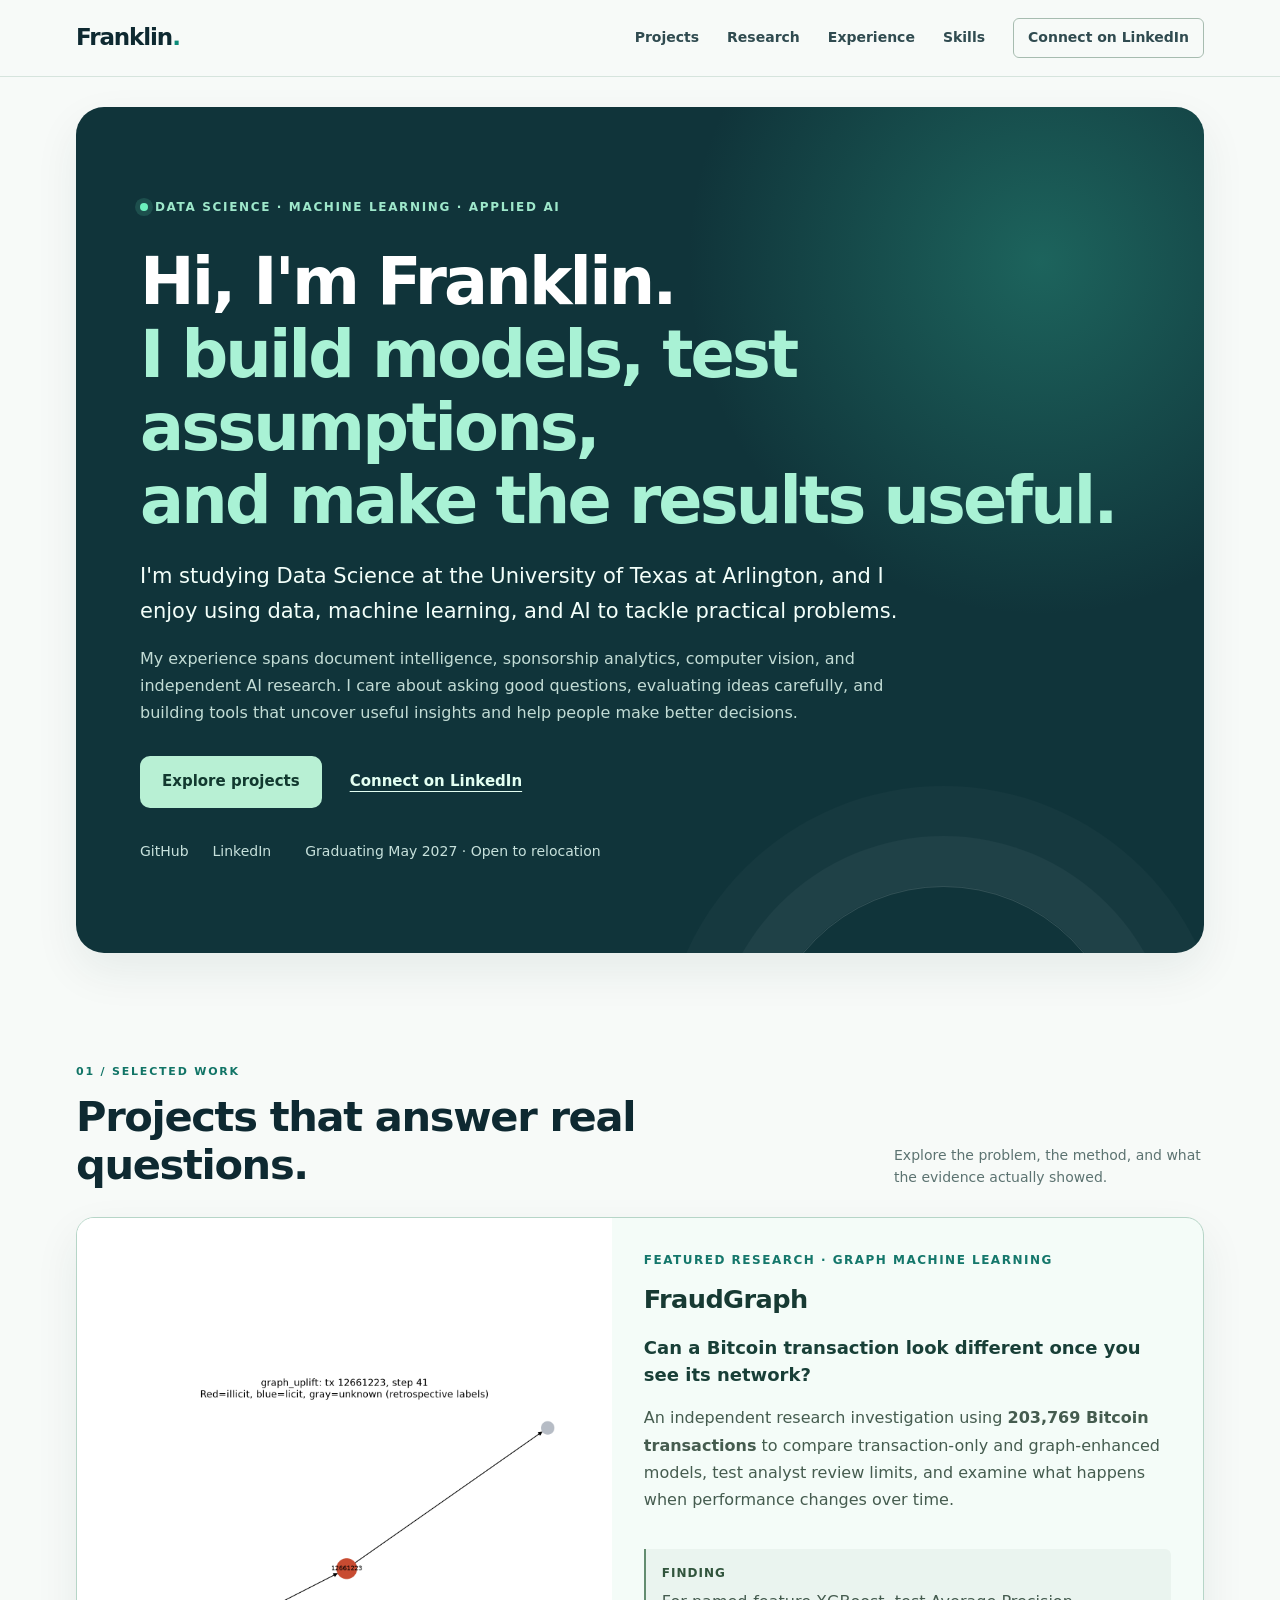
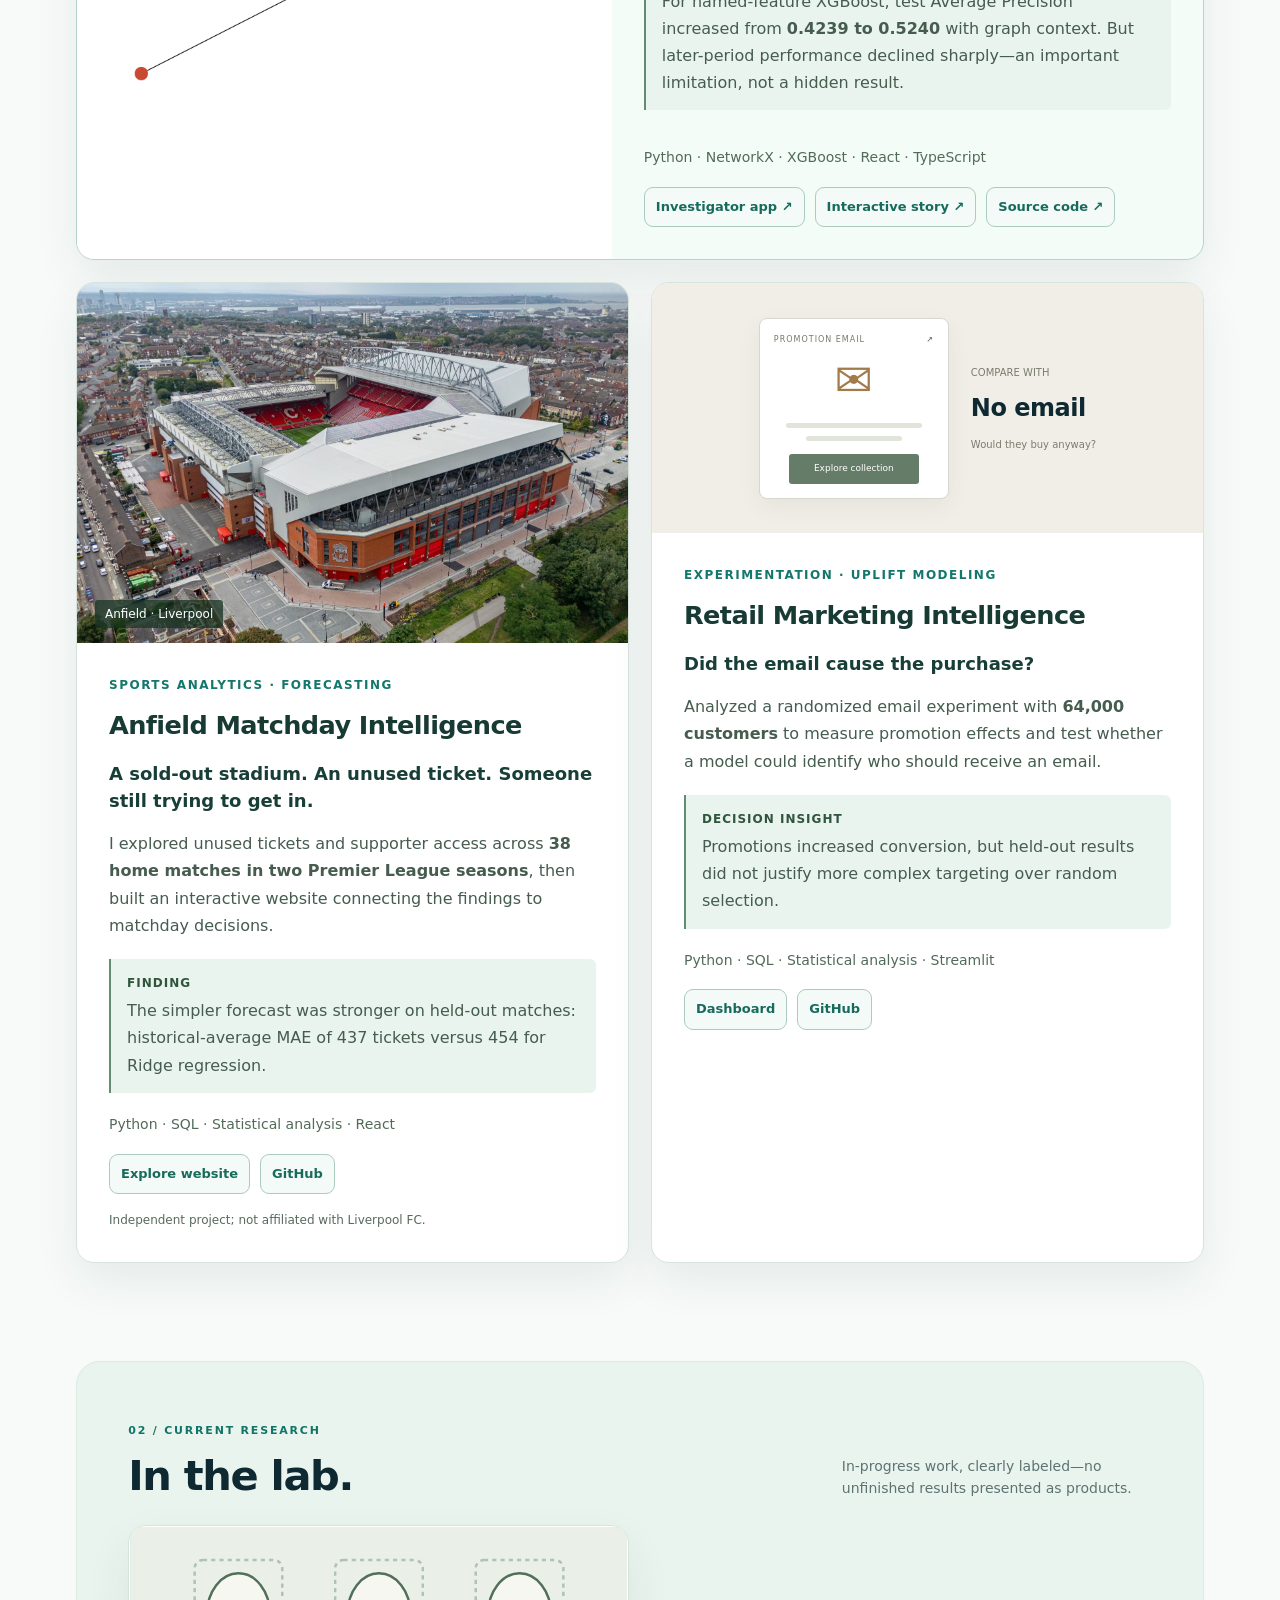
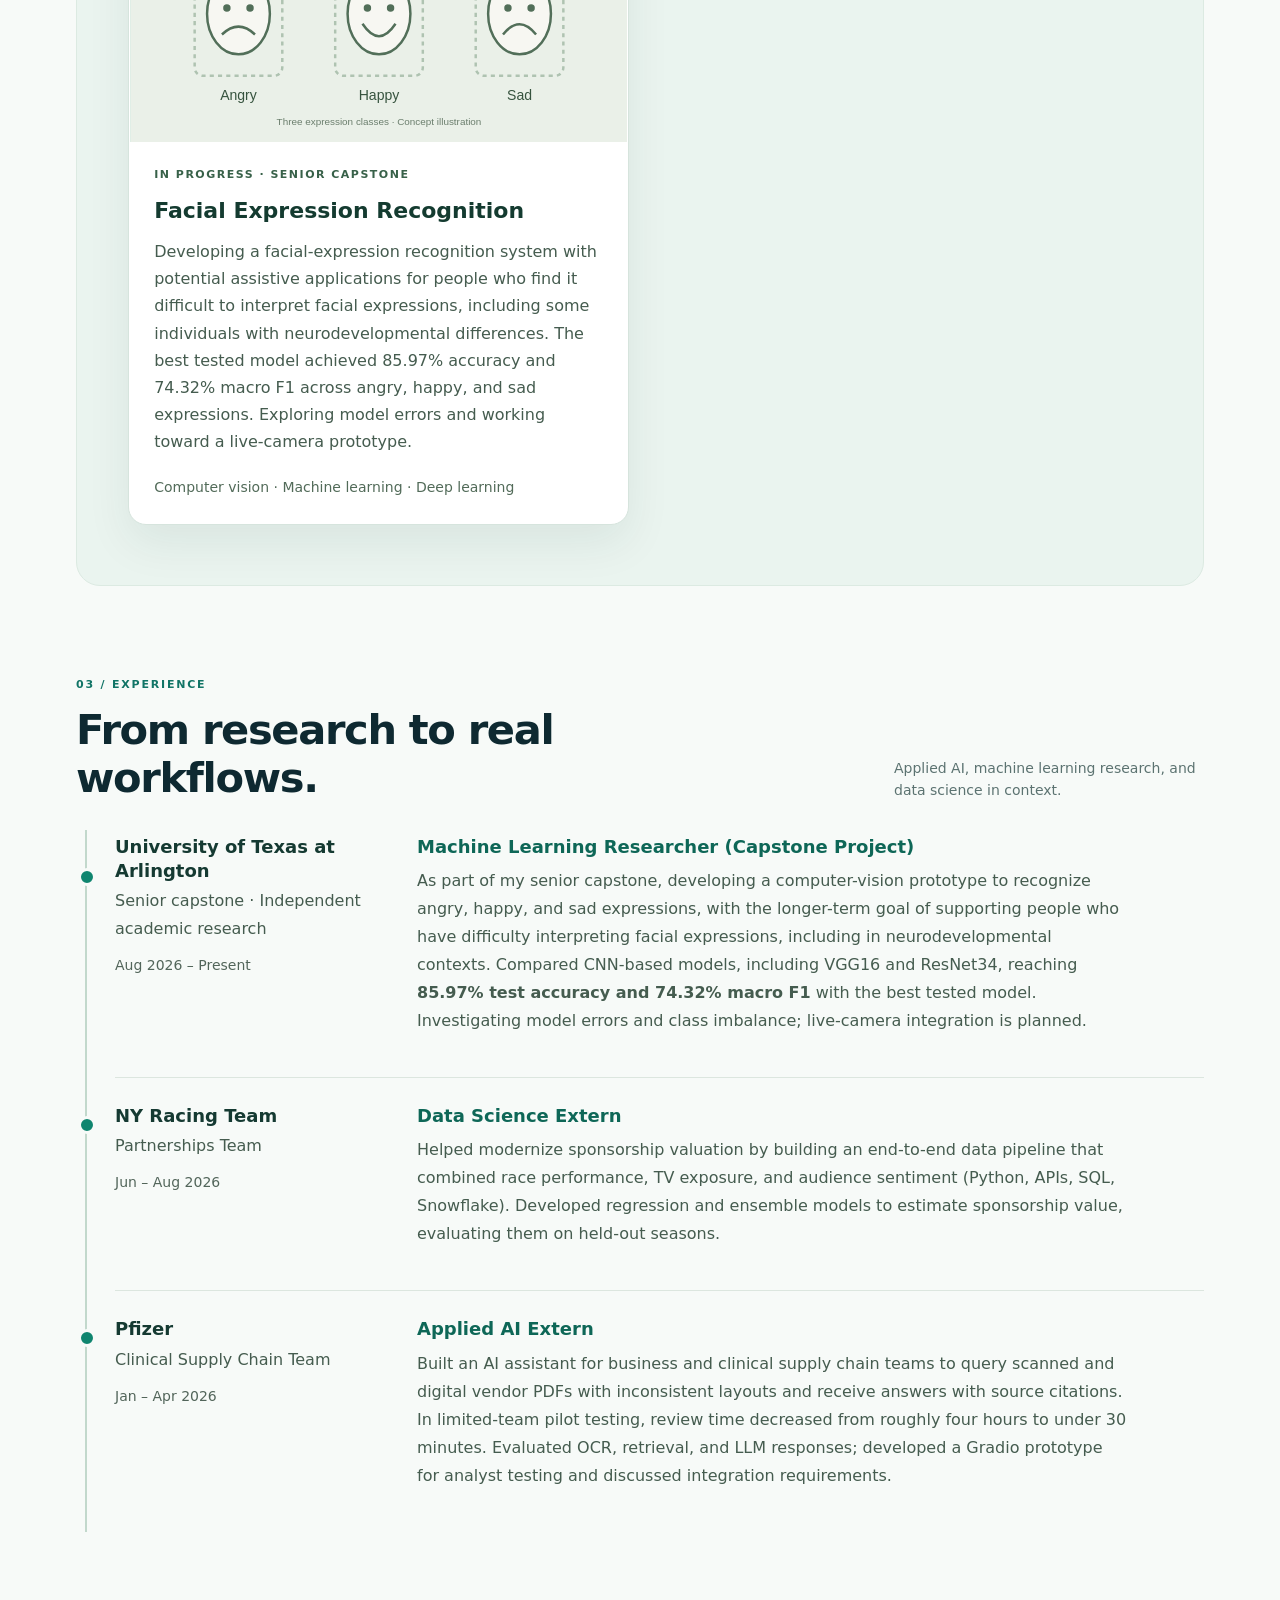
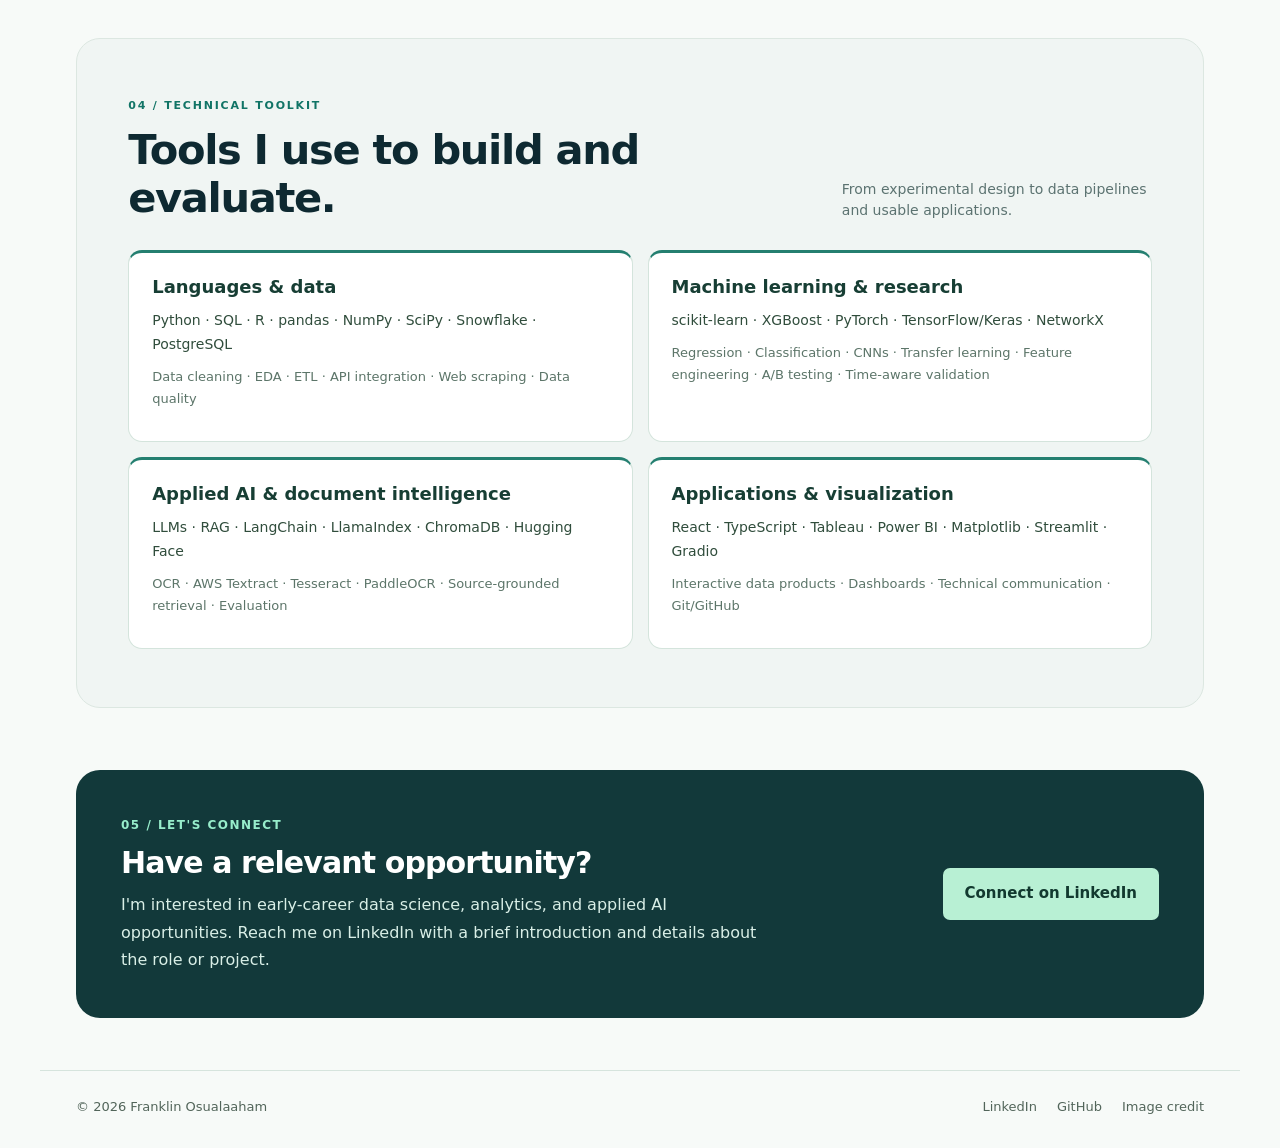
<file: index.html>
<!doctype html>
<html lang="en"><head><meta charset="utf-8"><meta name="viewport" content="width=device-width,initial-scale=1"><title>Franklin Osualaaham | Data Science & Applied AI</title><meta name="description" content="Franklin Osualaaham, senior Data Science student at the University of Texas at Arlington. Projects in applied AI, machine learning, and analytics."><meta name="theme-color" content="#edf4f0"><link rel="stylesheet" href="styles.css"><link rel="icon" href="assets/favicon.svg"></head>
<body><a class="skip" href="#main">Skip to content</a><header><div class="wrap nav"><a class="brand" href="#">Franklin<span>.</span></a><nav aria-label="Main navigation"><a href="#projects">Projects</a><a href="#research">Research</a><a href="#experience">Experience</a><a href="#tools">Skills</a><a href="https://www.linkedin.com/in/franklinmo/" target="_blank" rel="noopener noreferrer">Connect on LinkedIn</a></nav></div></header>
<main id="main" class="wrap"><section class="hero"><div class="eyebrow"><span class="hero-indicator" aria-hidden="true"></span> DATA SCIENCE · MACHINE LEARNING · APPLIED AI</div><h1>Hi, I'm Franklin.<br><span>I build models, test assumptions,<br class="desktop-break"> and make the results useful.</span></h1><p class="intro">I'm studying Data Science at the <strong>University of Texas at Arlington</strong>, and I enjoy using data, machine learning, and AI to tackle practical problems.</p><p class="bio">My experience spans document intelligence, sponsorship analytics, computer vision, and independent AI research. I care about asking good questions, evaluating ideas carefully, and building tools that uncover useful insights and help people make better decisions.</p><div class="actions"><a class="button" href="#projects">Explore projects</a><a class="plain" href="https://www.linkedin.com/in/franklinmo/" target="_blank" rel="noopener noreferrer">Connect on LinkedIn</a></div><div class="social"><a href="https://github.com/Thizisfranklin" target="_blank" rel="noopener noreferrer">GitHub</a><a href="https://www.linkedin.com/in/franklinmo/" target="_blank" rel="noopener noreferrer">LinkedIn</a><span>Graduating May 2027 · Open to relocation</span></div></section>
<section id="projects"><div class="section-head"><div><div class="section-kicker">01 / SELECTED WORK</div><h2>Projects that answer real questions.</h2></div><span>Explore the problem, the method, and what the evidence actually showed.</span></div><div class="projects">
<article class="card featured fraud-featured"><div class="visual fraud-photo"><img src="assets/fraudgraph.png" alt="Actual FraudGraph analysis showing a Bitcoin transaction and its neighboring network" style="width:100%;height:100%;object-fit:contain;background:#fff"></div><div class="card-content"><div class="label">FEATURED RESEARCH · GRAPH MACHINE LEARNING</div><h3>FraudGraph</h3><p class="question">Can a Bitcoin transaction look different once you see its network?</p><p>An independent research investigation using <strong>203,769 Bitcoin transactions</strong> to compare transaction-only and graph-enhanced models, test analyst review limits, and examine what happens when performance changes over time.</p><p class="finding"><b>Finding</b> For named-feature XGBoost, test Average Precision increased from <strong>0.4239 to 0.5240</strong> with graph context. But later-period performance declined sharply—an important limitation, not a hidden result.</p><div class="tags">Python · NetworkX · XGBoost · React · TypeScript</div><div class="links"><a href="https://thizisfranklin.github.io/FraudGraph/investigator/" target="_blank" rel="noopener noreferrer">Investigator app ↗</a><a href="https://thizisfranklin.github.io/FraudGraph/" target="_blank" rel="noopener noreferrer">Interactive story ↗</a><a href="https://github.com/Thizisfranklin/FraudGraph" target="_blank" rel="noopener noreferrer">Source code ↗</a></div></div></article>
<article class="card"><figure><img src="assets/anfield.jpg" alt="Aerial photograph of Anfield stadium in Liverpool" width="1920" height="1280"><figcaption>Anfield · Liverpool</figcaption></figure><div class="card-content"><div class="label">SPORTS ANALYTICS · FORECASTING</div><h3>Anfield Matchday Intelligence</h3><p class="question">A sold-out stadium. An unused ticket. Someone still trying to get in.</p><p>I explored unused tickets and supporter access across <strong>38 home matches in two Premier League seasons</strong>, then built an interactive website connecting the findings to matchday decisions.</p><p class="finding"><b>Finding</b> The simpler forecast was stronger on held-out matches: historical-average MAE of 437 tickets versus 454 for Ridge regression.</p><div class="tags">Python · SQL · Statistical analysis · React</div><div class="links"><a href="https://thizisfranklin.github.io/Anfield-Stadium-Ticket-Value-Revenue/" target="_blank" rel="noopener noreferrer">Explore website</a><a href="https://github.com/Thizisfranklin/Anfield-Stadium-Ticket-Value-Revenue" target="_blank" rel="noopener noreferrer">GitHub</a></div><small>Independent project; not affiliated with Liverpool FC.</small></div></article>
<article class="card"><div class="visual email" role="img" aria-label="Illustration of a promotional email and a no-email comparison group"><div class="mail"><span class="mail-top">PROMOTION EMAIL <b>↗</b></span><div class="mail-envelope">✉</div><span class="mail-line"></span><span class="mail-line short"></span><span class="mail-button">Explore collection</span></div><div class="control"><span>COMPARE WITH</span><strong>No email</strong><span>Would they buy anyway?</span></div></div><div class="card-content"><div class="label">EXPERIMENTATION · UPLIFT MODELING</div><h3>Retail Marketing Intelligence</h3><p class="question">Did the email cause the purchase?</p><p>Analyzed a randomized email experiment with <strong>64,000 customers</strong> to measure promotion effects and test whether a model could identify who should receive an email.</p><p class="finding"><b>Decision insight</b> Promotions increased conversion, but held-out results did not justify more complex targeting over random selection.</p><div class="tags">Python · SQL · Statistical analysis · Streamlit</div><div class="links"><a href="https://retail-promotion-targeting-uplift-modeling-jdjd8epuvzztn6kxjpe.streamlit.app/" target="_blank" rel="noopener noreferrer">Dashboard</a><a href="https://github.com/Thizisfranklin/Retail-Promotion-Targeting-Uplift-Modeling" target="_blank" rel="noopener noreferrer">GitHub</a></div></div></article></div>
</section>
<section id="research" class="section-research"><div class="section-head research-head"><div><div class="section-kicker">02 / CURRENT RESEARCH</div><h2>In the lab.</h2></div><span>In-progress work, clearly labeled—no unfinished results presented as products.</span></div><div class="ongoing"><article><img class="ongoing-image" src="assets/facial-expression.svg" alt="Concept illustration of facial expression recognition"><div class="status">IN PROGRESS · SENIOR CAPSTONE</div><h3>Facial Expression Recognition</h3><p>Developing a facial-expression recognition system with potential assistive applications for people who find it difficult to interpret facial expressions, including some individuals with neurodevelopmental differences. The best tested model achieved 85.97% accuracy and 74.32% macro F1 across angry, happy, and sad expressions. Exploring model errors and working toward a live-camera prototype.</p><div class="tags">Computer vision · Machine learning · Deep learning</div></article></div></section>
<section id="experience"><div class="section-head"><div><div class="section-kicker">03 / EXPERIENCE</div><h2>From research to real workflows.</h2></div><span>Applied AI, machine learning research, and data science in context.</span></div><div class="experience"><article><div class="exp-title"><h3>University of Texas at Arlington</h3><p>Senior capstone · Independent academic research</p><span>Aug 2026 – Present</span></div><div><h4>Machine Learning Researcher (Capstone Project)</h4><p>As part of my senior capstone, developing a computer-vision prototype to recognize angry, happy, and sad expressions, with the longer-term goal of supporting people who have difficulty interpreting facial expressions, including in neurodevelopmental contexts. Compared CNN-based models, including VGG16 and ResNet34, reaching <strong>85.97% test accuracy and 74.32% macro F1</strong> with the best tested model. Investigating model errors and class imbalance; live-camera integration is planned.</p></div></article><article><div class="exp-title"><h3>NY Racing Team</h3><p>Partnerships Team</p><span>Jun – Aug 2026</span></div><div><h4>Data Science Extern</h4><p>Helped modernize sponsorship valuation by building an end-to-end data pipeline that combined race performance, TV exposure, and audience sentiment (Python, APIs, SQL, Snowflake). Developed regression and ensemble models to estimate sponsorship value, evaluating them on held-out seasons.</p></div></article><article><div class="exp-title"><h3>Pfizer</h3><p>Clinical Supply Chain Team</p><span>Jan – Apr 2026</span></div><div><h4>Applied AI Extern</h4><p>Built an AI assistant for business and clinical supply chain teams to query scanned and digital vendor PDFs with inconsistent layouts and receive answers with source citations. In limited-team pilot testing, review time decreased from roughly four hours to under 30 minutes. Evaluated OCR, retrieval, and LLM responses; developed a Gradio prototype for analyst testing and discussed integration requirements.</p></div></article></div></section>
<section id="tools"><div class="section-head"><div><div class="section-kicker">04 / TECHNICAL TOOLKIT</div><h2>Tools I use to build and evaluate.</h2></div><span>From experimental design to data pipelines and usable applications.</span></div><div class="tools">
<div><h3>Languages &amp; data</h3><p>Python · SQL · R · pandas · NumPy · SciPy · Snowflake · PostgreSQL</p><p class="skill-methods">Data cleaning · EDA · ETL · API integration · Web scraping · Data quality</p></div>
<div><h3>Machine learning &amp; research</h3><p>scikit-learn · XGBoost · PyTorch · TensorFlow/Keras · NetworkX</p><p class="skill-methods">Regression · Classification · CNNs · Transfer learning · Feature engineering · A/B testing · Time-aware validation</p></div>
<div><h3>Applied AI &amp; document intelligence</h3><p>LLMs · RAG · LangChain · LlamaIndex · ChromaDB · Hugging Face</p><p class="skill-methods">OCR · AWS Textract · Tesseract · PaddleOCR · Source-grounded retrieval · Evaluation</p></div>
<div><h3>Applications &amp; visualization</h3><p>React · TypeScript · Tableau · Power BI · Matplotlib · Streamlit · Gradio</p><p class="skill-methods">Interactive data products · Dashboards · Technical communication · Git/GitHub</p></div>
</div></section>
<section id="contact" class="contact"><div><div class="eyebrow">05 / LET'S CONNECT</div><h2>Have a relevant opportunity?</h2><p>I'm interested in early-career data science, analytics, and applied AI opportunities. Reach me on LinkedIn with a brief introduction and details about the role or project.</p></div><a class="button" href="https://www.linkedin.com/in/franklinmo/" target="_blank" rel="noopener noreferrer">Connect on LinkedIn</a></section></main>
<footer class="wrap"><span>© 2026 Franklin Osualaaham</span><div><a href="https://www.linkedin.com/in/franklinmo/" target="_blank" rel="noopener noreferrer">LinkedIn</a><a href="https://github.com/Thizisfranklin" target="_blank" rel="noopener noreferrer">GitHub</a><a href="credits.html">Image credit</a></div></footer></body></html>
</file>
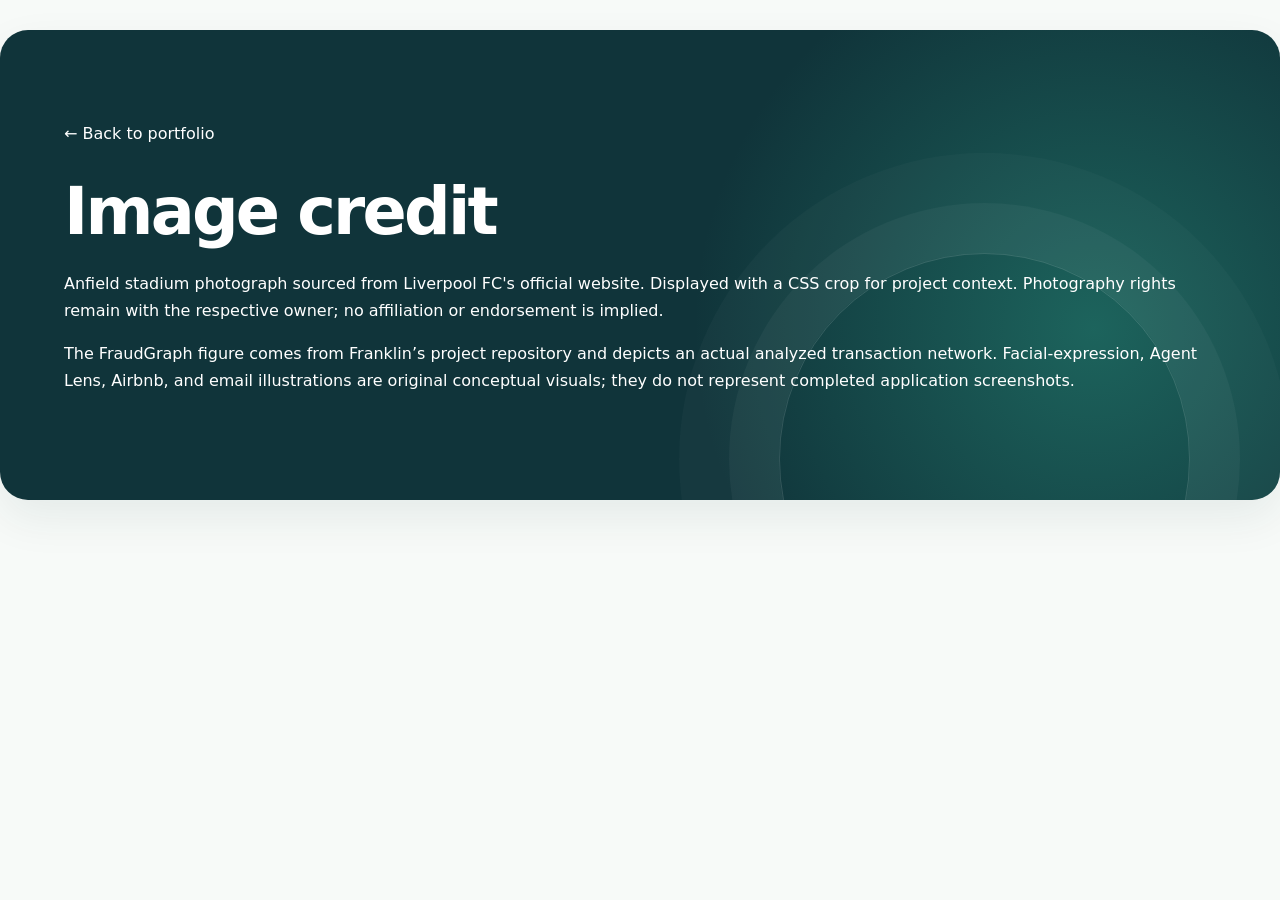
<file: credits.html>
<!doctype html><html lang="en"><head><meta charset="utf-8"><meta name="viewport" content="width=device-width,initial-scale=1"><title>Image credit | Franklin Osualaaham</title><link rel="stylesheet" href="styles.css"></head><body><main class="wrap hero"><a href="index.html">← Back to portfolio</a><h1>Image credit</h1><p>Anfield stadium photograph sourced from <a href="https://www.liverpoolfc.com/news/anfield-crowned-uks-best-landmark-remarkable-venue-awards-2024?amp=1">Liverpool FC's official website</a>. Displayed with a CSS crop for project context. Photography rights remain with the respective owner; no affiliation or endorsement is implied.</p><p>The FraudGraph figure comes from Franklin’s project repository and depicts an actual analyzed transaction network. Facial-expression, Agent Lens, Airbnb, and email illustrations are original conceptual visuals; they do not represent completed application screenshots.</p></main></body></html>
</file>
<file: styles.css>
*{box-sizing:border-box}html{scroll-behavior:smooth;scroll-padding-top:88px}body{margin:0;background:#f7f7f2;color:#202c26;font-family:Arial,Helvetica,sans-serif;line-height:1.65}a{color:inherit;text-decoration:none}a:hover{text-decoration:underline;text-underline-offset:5px}a:focus-visible{outline:3px solid #568464;outline-offset:5px}.wrap{max-width:1120px;margin:auto;padding:0 32px}header{border-bottom:1px solid #dddfd6;background:#f7f7f2}nav,.nav{display:flex;align-items:center;justify-content:space-between;gap:28px}.nav{min-height:85px}.brand{font-size:23px;font-weight:700;letter-spacing:-1px}.brand span{color:#66836d}nav{font-size:14px}nav a:last-child{border:1px solid #c7cec5;padding:7px 14px;border-radius:6px}.hero{padding:85px 0 66px;max-width:850px}.eyebrow,.label,.status{font-size:11px;letter-spacing:1.7px;font-weight:700;color:#50705a}.dot{display:inline-block;width:7px;height:7px;border-radius:50%;background:#668b70;margin-right:8px}h1{font-size:clamp(42px,5.6vw,68px);line-height:1.12;letter-spacing:-3px;margin:24px 0}h1 span{color:#728076}h2{font-size:32px;letter-spacing:-1px;margin:0}h3,h4{line-height:1.35}p{margin:0 0 16px}.intro{font-size:20px;max-width:745px}.intro strong{font-weight:500}.bio{color:#59675e;max-width:705px;font-size:16px}.actions{display:flex;align-items:center;gap:25px;margin:28px 0}.button{background:#294d38;color:white;padding:12px 20px;border-radius:6px;display:inline-block;font-size:14px;font-weight:600;white-space:nowrap}.button:hover{background:#1e3e2b;text-decoration:none}.plain{font-size:14px;font-weight:600}.social{display:flex;flex-wrap:wrap;gap:23px;font-size:13px;color:#556259;margin-top:32px}.social span{color:#778079;margin-left:10px}.section-head{display:flex;justify-content:space-between;align-items:baseline;gap:20px;margin-bottom:28px}.section-head>span{font-size:14px;color:#67746b}section{scroll-margin-top:30px}#projects,#experience,#tools{padding:35px 0 60px;border-top:1px solid #d9ddd3}.projects{display:grid;grid-template-columns:1fr 1fr;gap:25px}.card{background:#fff;border:1px solid #dde2d9;border-radius:10px;overflow:hidden}.card.featured{grid-column:1/-1;display:grid;grid-template-columns:1fr 1fr}figure{margin:0;position:relative;min-height:360px;background:#e4e8df}figure img{width:100%;height:100%;position:absolute;object-fit:cover}figcaption{position:absolute;bottom:15px;left:18px;color:#fff;font-size:12px;background:#173322bb;padding:4px 10px;border-radius:3px}.card-content{padding:27px 28px}.card h3{font-size:25px;letter-spacing:-.6px;margin:12px 0}.card p{font-size:14px;color:#5a675f}.card .question{font-size:17px;color:#263c2e;font-weight:600;line-height:1.5}.finding{border-left:2px solid #9ab39d;padding-left:13px;margin-top:20px!important}.finding b{display:block;font-size:11px;letter-spacing:1px;text-transform:uppercase;margin-bottom:4px;color:#47644c}.tags{font-size:11px;color:#737e74;margin:20px 0 17px}.links{display:flex;gap:22px;font-size:13px;font-weight:600;color:#31573d}.card small{font-size:10px;color:#7b857c;display:block;margin-top:16px}.visual{height:240px;position:relative;background:#eaf0e8;display:flex;align-items:center;justify-content:center}.bitcoin svg{height:100%;width:100%}.visual-note{position:absolute;bottom:12px;left:20px;font-size:11px;color:#677568}.email{background:#f0eee6;gap:22px;padding:25px}.mail{background:#fff;border:1px solid #d8d7ce;padding:14px;width:190px;border-radius:8px;box-shadow:0 8px 22px #4b4a4010}.mail-top{display:flex;justify-content:space-between;font-size:8px;letter-spacing:1px;color:#79786d}.mail-envelope{font-size:46px;text-align:center;color:#a27b4b;line-height:1.5}.mail-line{display:block;height:5px;background:#e1e4db;margin:8px auto;width:85%;border-radius:3px}.mail-line.short{width:60%}.mail-button{display:block;background:#657d68;color:white;font-size:9px;text-align:center;padding:7px;margin:13px 15px 0;border-radius:3px}.control{display:flex;flex-direction:column;gap:7px;max-width:145px}.control span{font-size:10px;color:#7b7c70}.control strong{font-size:24px;letter-spacing:-.5px}.ongoing{display:grid;grid-template-columns:1fr 1fr;gap:25px;margin-top:25px}.ongoing article{border:1px dashed #bfcbbb;padding:25px 28px;border-radius:8px}.ongoing h3{font-size:20px;margin:10px 0}.ongoing p{font-size:14px;color:#5d6c61}.status{font-size:9px}.ongoing .tags{margin-bottom:0}.experience article{display:grid;grid-template-columns:310px 1fr;gap:42px;padding:27px 0;border-top:1px solid #e1e4da}.experience article:first-child{border-top:0;padding-top:5px}.exp-title h3{font-size:18px;margin:0 0 4px}.exp-title p{color:#6a786d;font-size:13px;margin:0 0 8px}.exp-title span{font-size:12px;color:#7c867c}.experience h4{font-size:15px;margin:0 0 8px}.experience article>div>p{font-size:14px;color:#606c63}.tools{display:grid;grid-template-columns:1fr 1fr 1fr;gap:35px}.tools h3{font-size:14px}.tools p{font-size:13px;color:#657267;line-height:1.95}.contact{border-top:1px solid #d9ddd3;padding:50px 0;display:flex;align-items:center;justify-content:space-between;gap:30px}.contact h2{margin:10px 0}.contact p{font-size:14px;color:#647067;max-width:500px}footer{border-top:1px solid #d9ddd3;display:flex;justify-content:space-between;gap:20px;padding-top:25px!important;padding-bottom:30px!important;font-size:11px;color:#748075}footer div{display:flex;gap:20px}.skip{position:absolute;top:-100px;background:white;padding:10px}.skip:focus{top:0;z-index:10}@media(max-width:750px){.wrap{padding:0 22px}.nav{gap:12px;min-height:100px;flex-wrap:wrap;justify-content:center;padding-top:14px;padding-bottom:12px}.brand{width:100%;text-align:center}nav{gap:19px;font-size:12px}.hero{padding:55px 0 40px}h1{letter-spacing:-1.8px}.intro{font-size:18px}.bio{font-size:14px}.social{gap:17px}.social span{width:100%;margin:0}.section-head{display:block}.section-head span{display:block;margin-top:8px}.projects,.ongoing,.tools{grid-template-columns:1fr}.card.featured{display:block}.featured figure{min-height:220px}.card-content{padding:24px}.experience article{grid-template-columns:1fr;gap:12px}.contact{display:block}.contact .button{margin-top:14px}footer{flex-direction:column}footer div{flex-wrap:wrap}.actions{gap:18px}.plain{font-size:12px}}@media(prefers-reduced-motion:reduce){html{scroll-behavior:auto}}
.ongoing-image{display:block;width:calc(100% + 56px);max-width:none;height:190px;object-fit:contain;margin:-25px -28px 22px;border-radius:8px 8px 0 0;background:#eaf0e8}.fraud-photo{background:white}

/* Portfolio refresh: retain the green identity, improve hierarchy and readability. */
body{background:#f7faf8;color:#182e25;font-size:16px;line-height:1.7}
.wrap{max-width:1200px;padding-left:36px;padding-right:36px}
header{background:#f7faf8;border-color:#d5e0d9}
.nav{min-height:88px}nav{font-size:14px}nav a:last-child{border-color:#a7bcb0}
.hero{max-width:100%;padding:76px 0 72px}
.eyebrow,.label,.status{font-size:12px;letter-spacing:1.5px;color:#386149}
h1{max-width:1020px;font-size:clamp(40px,5.4vw,66px);letter-spacing:-2.8px;line-height:1.12;margin:24px 0 30px}
h1 span{color:#416651}.intro{max-width:790px;font-size:21px;line-height:1.65}
.bio{max-width:760px;font-size:16px;color:#52655a}
.actions{margin:30px 0;gap:28px}.button{font-size:15px;padding:13px 22px;border-radius:7px;background:#244d38}.plain{font-size:15px}
.social{font-size:14px;gap:24px}.social span{color:#52655a}
h2{font-size:32px;line-height:1.2;letter-spacing:-.9px}
#projects,#experience,#tools{padding:48px 0 64px;border-color:#d5e0d9}
.section-head{margin-bottom:32px}.section-head>span{font-size:15px;color:#52655a}
.projects{gap:28px}.card{border-color:#d9e4dc;border-radius:14px;box-shadow:0 4px 18px #163c2405}
.card.featured{grid-template-columns:.95fr 1.05fr}.card-content{padding:32px}
.card h3{font-size:27px;margin:12px 0 18px}.card p{font-size:16px;color:#455c4f}.card .question{font-size:18px;color:#244632}
.finding{background:#f2f7f3;padding:14px 16px;border-color:#638d70;border-radius:0 6px 6px 0}
.finding b{font-size:12px;color:#31543c}.tags{font-size:14px;color:#526b59;line-height:1.7}.links{font-size:15px;flex-wrap:wrap;gap:20px}.card small{font-size:12px;color:#576a5d}
.visual{height:250px}.research-head{margin-top:64px}.ongoing{grid-template-columns:repeat(3,minmax(0,1fr));gap:24px;margin-top:0}
.ongoing article{background:#fff;border:1px solid #d9e4dc;border-radius:12px;padding:24px;overflow:hidden}
.ongoing-image{width:calc(100% + 48px);height:160px;margin:-24px -24px 24px;border-radius:0}
.ongoing h3{font-size:22px;margin:12px 0}.ongoing p{font-size:16px;color:#455c4f}.status{font-size:11px;line-height:1.7}
.image-note{display:block;color:#52655a;font-size:12px;line-height:1.6}
.experience article{grid-template-columns:270px 1fr;gap:50px;padding:32px 0}.exp-title h3{font-size:20px}.exp-title p,.exp-title span{font-size:14px;color:#52655a}.experience h4{font-size:17px}.experience article>div>p{font-size:16px;color:#455c4f;max-width:710px}
.tools{gap:32px}.tools>div{padding-top:18px;border-top:3px solid #60876a}.tools h3{font-size:18px;margin:0 0 14px}.tools p{font-size:16px;line-height:1.85;color:#304d3c}.tools .skill-methods{font-size:14px;color:#52655a}
.contact{padding:42px;background:#e9f1eb;border:1px solid #d5e0d9;border-radius:14px;margin:0 0 64px;gap:40px}.contact h2{font-size:30px}.contact p{font-size:16px;color:#455c4f;max-width:650px;margin-bottom:0}
footer{font-size:13px;color:#52655a}a:focus-visible,button:focus-visible{outline:3px solid #326f47;outline-offset:5px}.skip:focus{position:fixed}
@media(max-width:950px){.ongoing{grid-template-columns:1fr 1fr}.ongoing article:last-child{grid-column:1/-1}.tools{gap:24px}.contact{padding:30px}.contact h2{font-size:26px}}
@media(max-width:750px){.wrap{padding-left:22px;padding-right:22px}.nav{padding-top:18px;padding-bottom:18px}nav{gap:18px;flex-wrap:wrap;justify-content:center;font-size:14px}nav a:last-child{padding:6px 10px}.hero{padding:48px 0}.desktop-break{display:none}h1{letter-spacing:-1.5px;font-size:clamp(38px,9vw,55px)}.intro{font-size:19px}.bio{font-size:16px}.actions{flex-wrap:wrap;gap:20px}.plain{font-size:15px}.projects,.ongoing,.tools{grid-template-columns:1fr}.card.featured{display:block}.card-content{padding:25px}.card h3{font-size:25px}.section-head>span{margin-top:12px}.ongoing article:last-child{grid-column:auto}.ongoing-image{height:190px}.experience article{grid-template-columns:1fr;gap:14px}.contact{padding:25px;margin-bottom:40px}.contact .button{margin-top:24px}.social{gap:18px}.social span{margin-left:0}.links{gap:18px}.email{gap:16px;padding:20px}}


/* 2026 portfolio editorial/UX overhaul: visible sections and clearer reading path. */
:root{--ink:#0e2931;--ink-soft:#476067;--jade:#117466;--sage:#e9f3ee;--paper:#f7faf8;--line:#d6e4dd;--shadow:0 18px 45px rgba(15,50,47,.075)}
body{background:var(--paper);color:var(--ink);font-family:Inter,ui-sans-serif,system-ui,-apple-system,BlinkMacSystemFont,"Segoe UI",sans-serif}
header{position:sticky;top:0;z-index:20;background:rgba(247,250,248,.96);backdrop-filter:blur(16px);border-bottom:1px solid var(--line)}
header .nav{min-height:76px}
nav a{font-weight:600;color:#304b50}
nav a:hover{color:var(--jade)}
.brand{color:var(--ink);font-weight:850;letter-spacing:-1.1px}
.brand span{color:#0b8b78}
.hero{position:relative;margin:30px 0 34px;padding:clamp(54px,7vw,104px) clamp(24px,5vw,75px);background:#10343a;color:#fff;border-radius:28px;overflow:hidden;isolation:isolate;box-shadow:var(--shadow)}
.hero:before{content:"";position:absolute;inset:-25% -18% auto auto;width:65%;aspect-ratio:1;border-radius:50%;background:radial-gradient(circle,#2a96817c,transparent 68%);pointer-events:none;z-index:-1}
.hero:after{content:"";position:absolute;right:7%;bottom:-35%;width:32%;aspect-ratio:1;border-radius:50%;border:1px solid #ffffff24;box-shadow:0 0 0 50px #ffffff0a,0 0 0 100px #ffffff06;pointer-events:none;z-index:-1}
.hero .eyebrow{color:#9ee8cb;letter-spacing:1.65px;display:flex;align-items:center;gap:7px}
.hero-indicator{display:inline-block;width:8px;height:8px;background:#6cf0bd;border-radius:50%;box-shadow:0 0 0 5px #6cf0bd24}
.hero h1{font-size:clamp(38px,5.1vw,69px);line-height:1.12;margin:28px 0 22px;max-width:1010px;color:white}
.hero h1 span{color:#a9f2d5}
.hero .intro{color:#f3fffa;max-width:760px}
.hero .bio{color:#c2dcd5;max-width:760px}
.hero .social,.hero .social span{color:#c7e1dc}
.hero .social a:hover{color:#a9f2d5}
.hero .button{background:#b8f0d4;color:#12392f;border-radius:10px;font-weight:800}
.hero .button:hover{background:white}
.hero .plain{color:#e3fff2;text-decoration:underline;text-underline-offset:5px}
#projects,#research,#experience,#tools{padding:76px 0 88px;scroll-margin-top:85px;border-top:0}
#projects{background:transparent}
#research{position:relative;background:#eaf4ef;border:1px solid #dceae2;border-radius:24px;padding:60px clamp(20px,4vw,52px);margin:10px 0 25px}
#experience{padding-top:65px}
#tools{background:#f0f5f3;border:1px solid #dce7e1;border-radius:24px;padding:58px clamp(20px,4vw,52px);margin:18px 0 62px}
.section-head{align-items:end;margin-bottom:28px;gap:24px}
.section-head>div{min-width:0}
.section-kicker{font-size:11px;font-weight:900;letter-spacing:1.8px;color:var(--jade);margin-bottom:11px}
.section-head h2{font-size:clamp(29px,3.25vw,42px);letter-spacing:-1.35px;line-height:1.15;max-width:700px}
.section-head>span{max-width:310px;font-size:14px;color:#5c7371;line-height:1.55}
.projects{grid-template-columns:repeat(2,minmax(0,1fr));gap:22px}
.card,.ongoing article{box-shadow:var(--shadow);border:1px solid var(--line);border-radius:18px;background:white}
.card{transition:transform .18s ease,box-shadow .18s ease;overflow:hidden}
.card:hover{transform:translateY(-3px);box-shadow:0 22px 50px #183e361a}
.card.featured{grid-template-columns:minmax(0,.95fr) minmax(0,1.05fr);grid-column:1/-1;background:#f4fcf8;border-color:#b6d5c7}
.card.featured .visual{height:100%;min-height:400px;background:#e3f0eb}
.card.featured .visual img{object-fit:contain!important;padding:16px}
.card.featured .card-content{display:flex;flex-direction:column;justify-content:center}
.card h3{color:#173a33;font-size:clamp(23px,2vw,28px)}
.card .label{color:#14776b;font-weight:850}
.card .question{color:#183f37}
.card .links{display:flex;flex-wrap:wrap;gap:10px}
.card .links a{border:1px solid #accbc0;background:#f4faf7;padding:8px 11px;border-radius:9px;color:#176b5c;font-weight:750;font-size:13px}
.card .links a:hover{background:#d7f0e4;text-decoration:none}
.card .finding{background:#eaf4ef}
.research-head{margin:0 0 25px}
.ongoing{grid-template-columns:repeat(2,minmax(0,1fr));gap:22px}
.ongoing article{padding:25px}
.ongoing-image{height:215px;object-fit:contain;background:#e0eee6}
.ongoing article h3{color:#143b30}
.experience{position:relative;border-left:2px solid #c2d8cc;margin-left:9px;padding-left:28px}
.experience article{position:relative;grid-template-columns:260px 1fr;gap:42px;padding:26px 0;border-top:1px solid #dce6df}
.experience article:before{content:"";position:absolute;left:-37px;top:38px;background:#0f856f;width:12px;height:12px;border:3px solid #f7faf8;border-radius:50%;box-sizing:content-box}
.experience article:first-child{border-top:0}
.exp-title h3{color:#153a32;font-size:18px}
.experience h4{color:#0e6757;font-size:18px}
.experience article>div>p{line-height:1.75}
.tools{display:grid;grid-template-columns:repeat(2,minmax(0,1fr));gap:15px}
.tools>div{border:1px solid #d4e4dc;border-top:3px solid #247f70;border-radius:14px;background:#fff;padding:22px 23px}
.tools h3{font-size:18px;margin:0 0 10px;color:#173e34}
.tools p{font-size:14px;line-height:1.7;margin-bottom:9px}
.tools .skill-methods{font-size:13px;color:#5c7569}
.contact{background:#12393a;border:0;color:#fff;border-radius:24px;margin-bottom:52px;padding:45px}
.contact .eyebrow{color:#97edcb}
.contact h2{color:white}
.contact p{color:#d9efe7}
.contact .button{background:#b8f0d4;color:#12392f}
footer{border-top:1px solid var(--line)}
@media(max-width:980px){.card.featured{grid-template-columns:1fr}.card.featured .visual{height:300px;min-height:0}.experience article{grid-template-columns:220px 1fr;gap:25px}}
@media(max-width:750px){header .nav{min-height:75px}.nav{gap:10px}nav{gap:12px;font-size:12px}.hero{margin:12px 0 20px;border-radius:20px;padding:53px 22px}.hero h1{font-size:clamp(34px,9vw,49px)}.hero .intro{font-size:18px}.hero .bio{font-size:15px}#projects,#experience{padding:55px 0}#research,#tools{margin:0 -4px 16px;padding:40px 20px;border-radius:19px}.section-head{display:block}.section-head>span{display:block;margin-top:10px}.projects,.ongoing,.tools{grid-template-columns:1fr}.card.featured .visual{height:240px}.card-content{padding:23px}.ongoing-image{height:170px}.experience{padding-left:21px}.experience article{grid-template-columns:1fr;gap:8px;padding:24px 0}.experience article:before{left:-30px}.contact{padding:30px 23px;border-radius:18px}.social{gap:12px}}
@media(prefers-reduced-motion:reduce){.card{transition:none}.card:hover{transform:none}}
</file>
